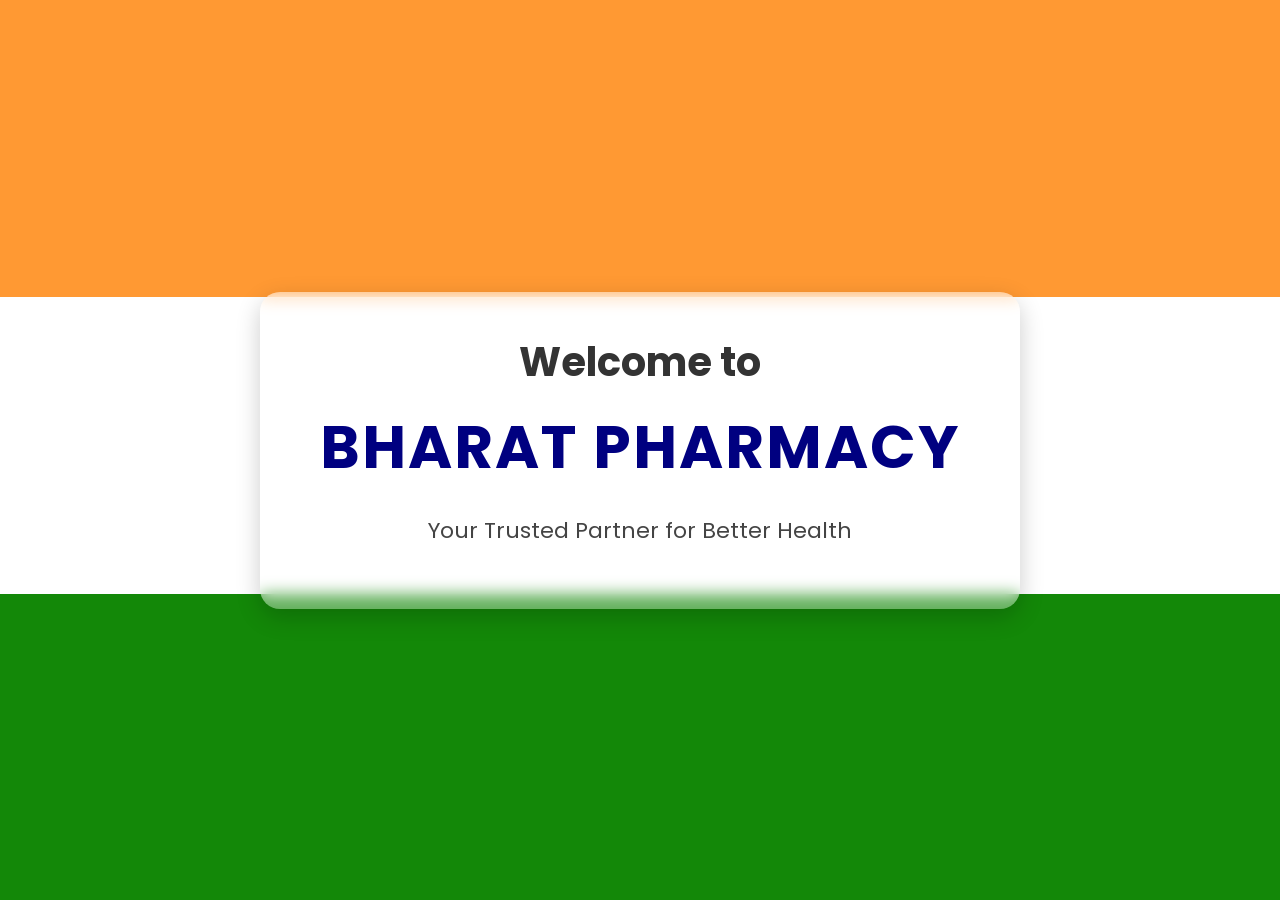
<file: index.html>
<!DOCTYPE html>
<html lang="en">
<head>
    <meta charset="UTF-8">
    <meta name="viewport" content="width=device-width, initial-scale=1.0">
    <title>Bharat Pharmacy</title>
<link rel="preconnect" href="https://fonts.googleapis.com">
<link rel="preconnect" href="https://fonts.gstatic.com" crossorigin>
<link href="https://fonts.googleapis.com/css2?family=Poppins:wght@300;500;700&display=swap" rel="stylesheet">
    <link rel="stylesheet" href="style.css">
</head>
<body>

    <div class="welcome-container">
        <h1>Welcome to</h1>
        <h2>Bharat Pharmacy</h2>
        <p>Your Trusted Partner for Better Health</p>
    </div>

    <script src="script.js"></script>
</body>
</html>
</file>
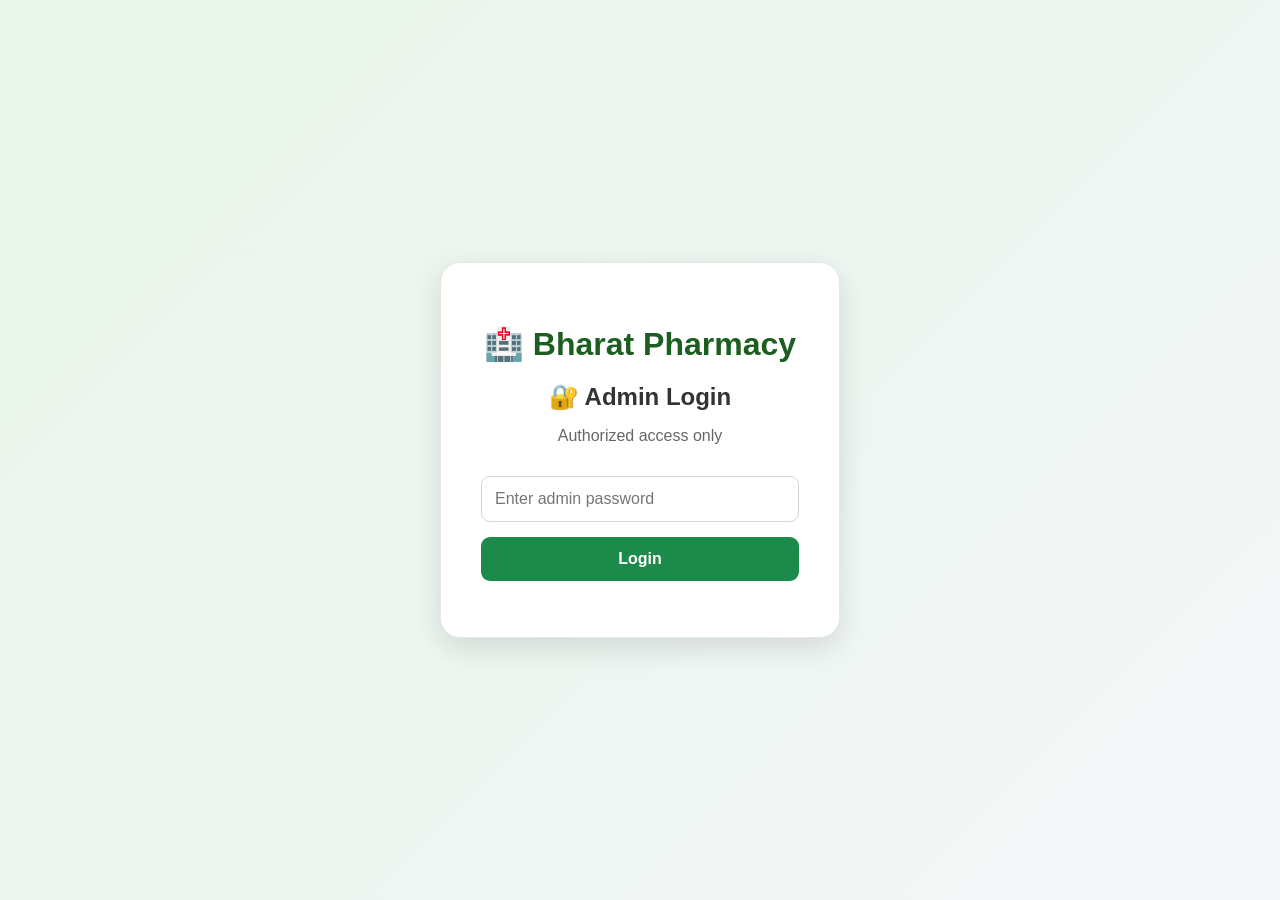
<file: admin-login.html>
<!DOCTYPE html>
<html lang="en">

<head>
    <meta charset="UTF-8">
    <meta name="viewport" content="width=device-width, initial-scale=1.0">
    <title>Bharat Pharmacy - Admin Login</title>
    <link rel="stylesheet" href="admin-login.css">
</head>

<body>

    <div class="admin-login-box">

        <h1>🏥 Bharat Pharmacy</h1>

        <h2>🔐 Admin Login</h2>

        <p>Authorized access only</p>

        <input
            type="password"
            id="admin-password"
            placeholder="Enter admin password"
        >

        <button onclick="adminLogin()">
            Login
        </button>

        <p id="login-message"></p>

    </div>

    <script src="admin-login.js"></script>

</body>

</html>
</file>
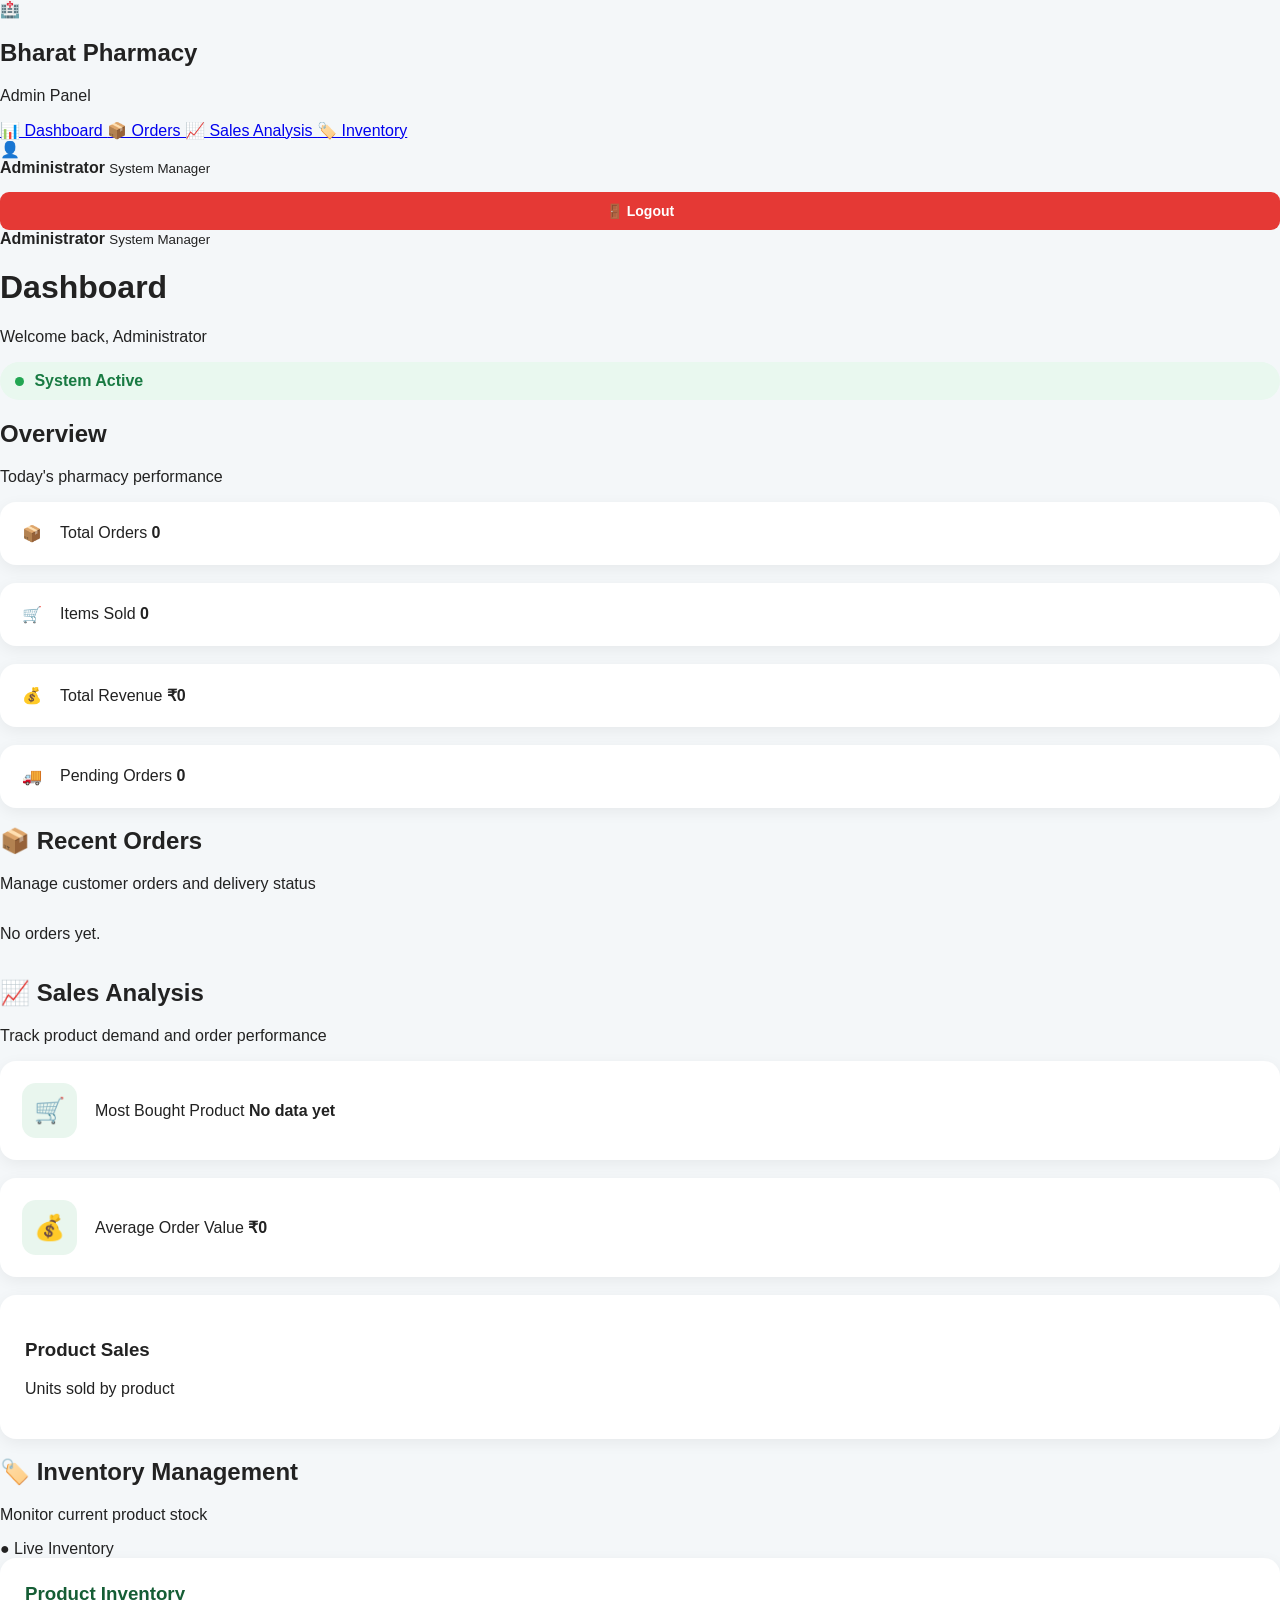
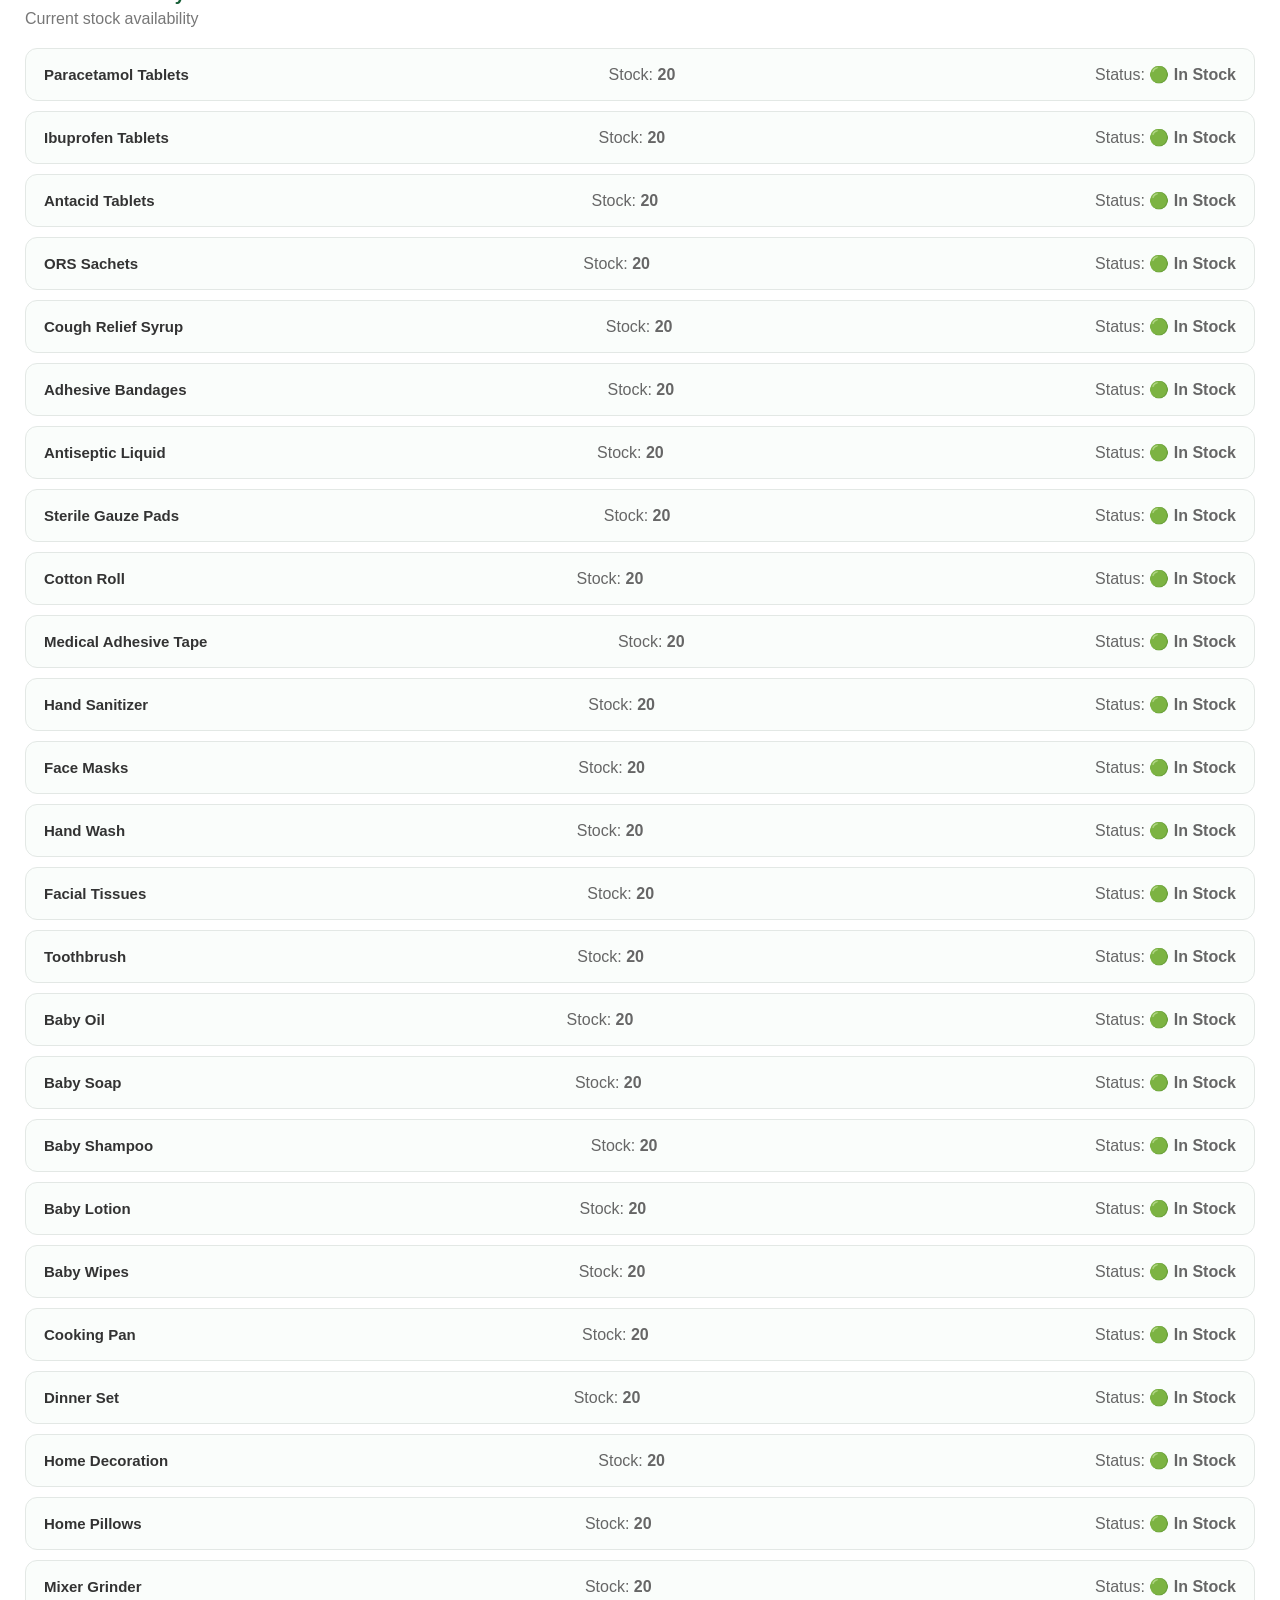
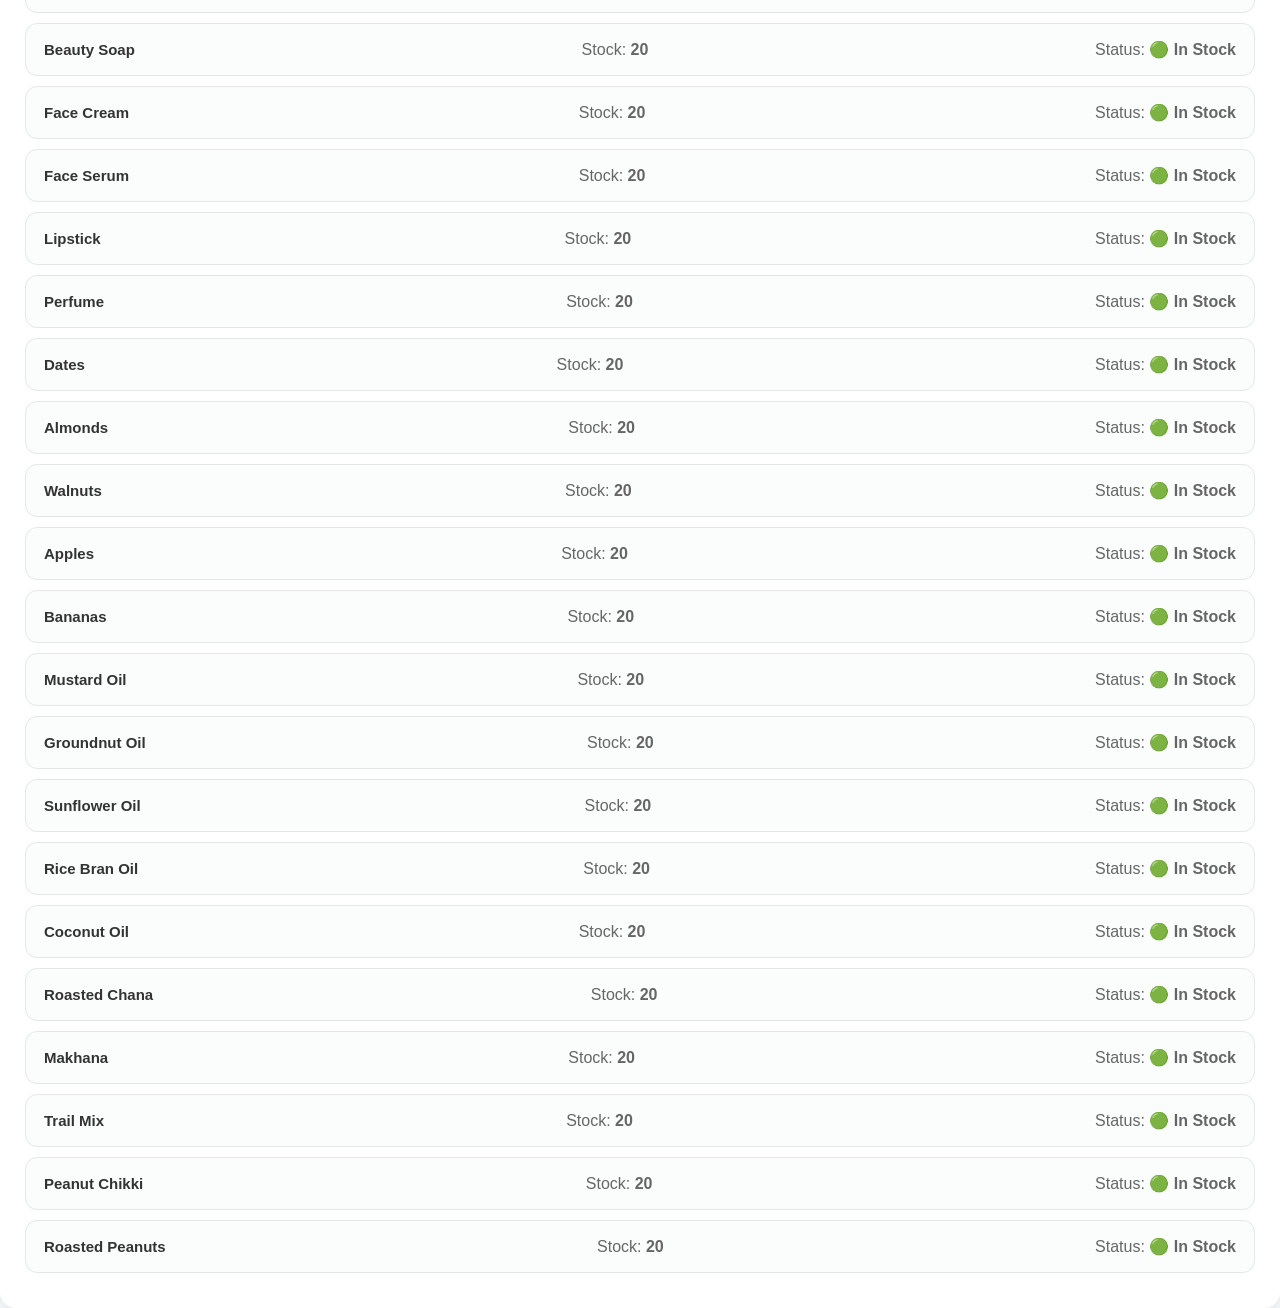
<file: admin.html>
<!DOCTYPE html>
<html lang="en">

<head>
    <meta charset="UTF-8">
    <meta name="viewport" content="width=device-width, initial-scale=1.0">

    <title>Bharat Pharmacy - Admin Dashboard</title>

    <link rel="stylesheet" href="admin.css">
</head>

<body>

    <div class="admin-layout">

        <!-- SIDEBAR -->
        <aside class="sidebar">

            <div class="sidebar-logo">
                <div class="logo-icon">🏥</div>

                <div>
                    <h2>Bharat Pharmacy</h2>
                    <p>Admin Panel</p>
                </div>
            </div>

            <nav class="sidebar-nav">

                <a href="#dashboard" class="active">
                    📊 Dashboard
                </a>

                <a href="#orders">
                    📦 Orders
                </a>

                <a href="#sales">
                    📈 Sales Analysis
                </a>

                <a href="#inventory">
                    🏷️ Inventory
                </a>

            </nav>

<div class="sidebar-bottom">

    <div class="admin-profile">

        <div class="profile-icon">👤</div>

        <div>
            <strong>Administrator</strong>
            <small>System Manager</small>
        </div>

    </div>

    <button class="logout-btn" onclick="adminLogout()">
        🚪 Logout
    </button>

</div>
                    <div>
                        
                        <strong>Administrator</strong>
                        <small>System Manager</small>
                    </div>
                </div>

            </div>

        </aside>


        <!-- MAIN CONTENT -->
        <main class="main-content">


            <!-- TOP BAR -->
            <header class="topbar">

                <div>
                    <h1>Dashboard</h1>
                    <p>Welcome back, Administrator</p>
                </div>

                <div class="system-status">
                    <span></span>
                    System Active
                </div>

            </header>


            <!-- DASHBOARD -->
            <section id="dashboard">

                <div class="section-title">

                    <div>
                        <h2>Overview</h2>
                        <p>Today's pharmacy performance</p>
                    </div>

                </div>


                <!-- STAT CARDS -->
                <div class="dashboard-cards">


                    <div class="dashboard-card">

                        <div class="stat-icon">📦</div>

                        <div>
                            <span>Total Orders</span>
                            <strong id="total-orders">0</strong>
                        </div>

                    </div>


                    <div class="dashboard-card">

                        <div class="stat-icon">🛒</div>

                        <div>
                            <span>Items Sold</span>
                            <strong id="total-items">0</strong>
                        </div>

                    </div>


                    <div class="dashboard-card">

                        <div class="stat-icon">💰</div>

                        <div>
                            <span>Total Revenue</span>
                            <strong id="total-revenue">₹0</strong>
                        </div>

                    </div>


                    <div class="dashboard-card">

                        <div class="stat-icon">🚚</div>

                        <div>
                            <span>Pending Orders</span>
                            <strong id="pending-orders">0</strong>
                        </div>

                    </div>

                </div>

            </section>


            <!-- ORDERS -->
            <section id="orders" class="content-section">

                <div class="section-title">

                    <div>
                        <h2>📦 Recent Orders</h2>
                        <p>Manage customer orders and delivery status</p>
                    </div>

                </div>

                <div id="orders-list">
                    <p>No orders yet.</p>
                </div>

            </section>


            <!-- SALES -->
            <section id="sales" class="content-section">
<div class="section-title">

                    <div>
                        <h2>📈 Sales Analysis</h2>
                        <p>Track product demand and order performance</p>
                    </div>

                </div>


                <div class="analysis-section">


                    <div class="analysis-card">

                        <div class="analysis-icon">
                            🛒
                        </div>

                        <div>
                            <span>Most Bought Product</span>
                            <strong id="top-product">
                                No data yet
                            </strong>
                        </div>

                    </div>


                    <div class="analysis-card">

                        <div class="analysis-icon">
                            💰
                        </div>

                        <div>
                            <span>Average Order Value</span>
                            <strong id="average-order">
                                ₹0
                            </strong>
                        </div>

                    </div>

                </div>


                <div class="sales-chart">

                    <div class="chart-title">
                        <h3>Product Sales</h3>
                        <p>Units sold by product</p>
                    </div>

                    <div id="sales-chart"></div>

                </div>

            </section>


            <!-- INVENTORY -->
            <section id="inventory" class="content-section">

                <div class="section-title">

                    <div>
                        <h2>🏷️ Inventory Management</h2>
                        <p>Monitor current product stock</p>
                    </div>

                    <div class="inventory-live">
                        ● Live Inventory
                    </div>

                </div>


                <div class="inventory-card">

                    <div class="inventory-header">

                        <div>
                            <h3>Product Inventory</h3>
                            <p>Current stock availability</p>
                        </div>

                    </div>


                    <div id="inventory-list">

                        <p>Loading inventory...</p>

                    </div>

                </div>

            </section>


        </main>

    </div>


    <script src="products-data.js"></script>
    <script src="admin.js"></script>

</body>

</html>
</file>
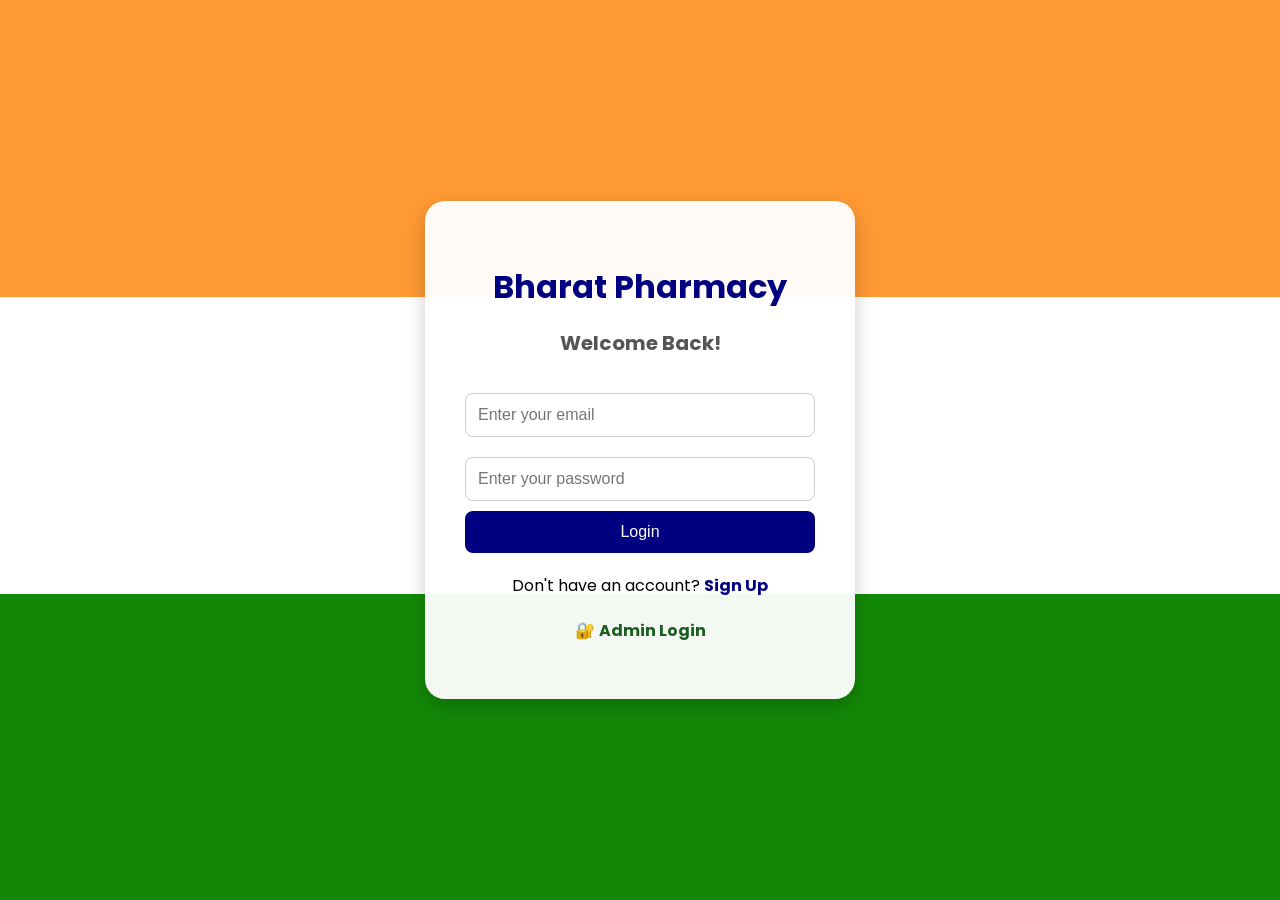
<file: login.html>
<!DOCTYPE html>
<html lang="en">
<head>
    <meta charset="UTF-8">
    <meta name="viewport" content="width=device-width, initial-scale=1.0">
    <title>Login - Bharat Pharmacy</title>

    <link rel="preconnect" href="https://fonts.googleapis.com">
    <link rel="preconnect" href="https://fonts.gstatic.com" crossorigin>
    <link href="https://fonts.googleapis.com/css2?family=Poppins:wght@300;500;700&display=swap" rel="stylesheet">

    <link rel="stylesheet" href="login.css">
</head>
<body>

    <div class="login-box">
        <h1>Bharat Pharmacy</h1>
        <h2>Welcome Back!</h2>

      <input type="email" id="loginEmail" placeholder="Enter your email">
<input type="password" id="loginPassword" placeholder="Enter your password">

      <button onclick="loginUser()">Login</button>

      <p>Don't have an account? <a href="signup.html">Sign Up</a></p>
      <p class="admin-link">
    🔐 <a href="admin-login.html">Admin Login</a>
</p>
      <script>
function loginUser() {
   let email = document.getElementById("loginEmail").value.trim().toLowerCase();
let password = document.getElementById("loginPassword").value;

    let savedEmail = localStorage.getItem("userEmail");
    let savedPassword = localStorage.getItem("userPassword");

    if (savedEmail === null || savedPassword === null) {
        alert("No account found. Please Sign Up first.");
        return;
    }

    if (email === savedEmail && password === savedPassword) {
        window.location.href = "products.html";
    } else {
        alert("Incorrect email or password.");
    }
}
</script>

</body>
</html>
</file>
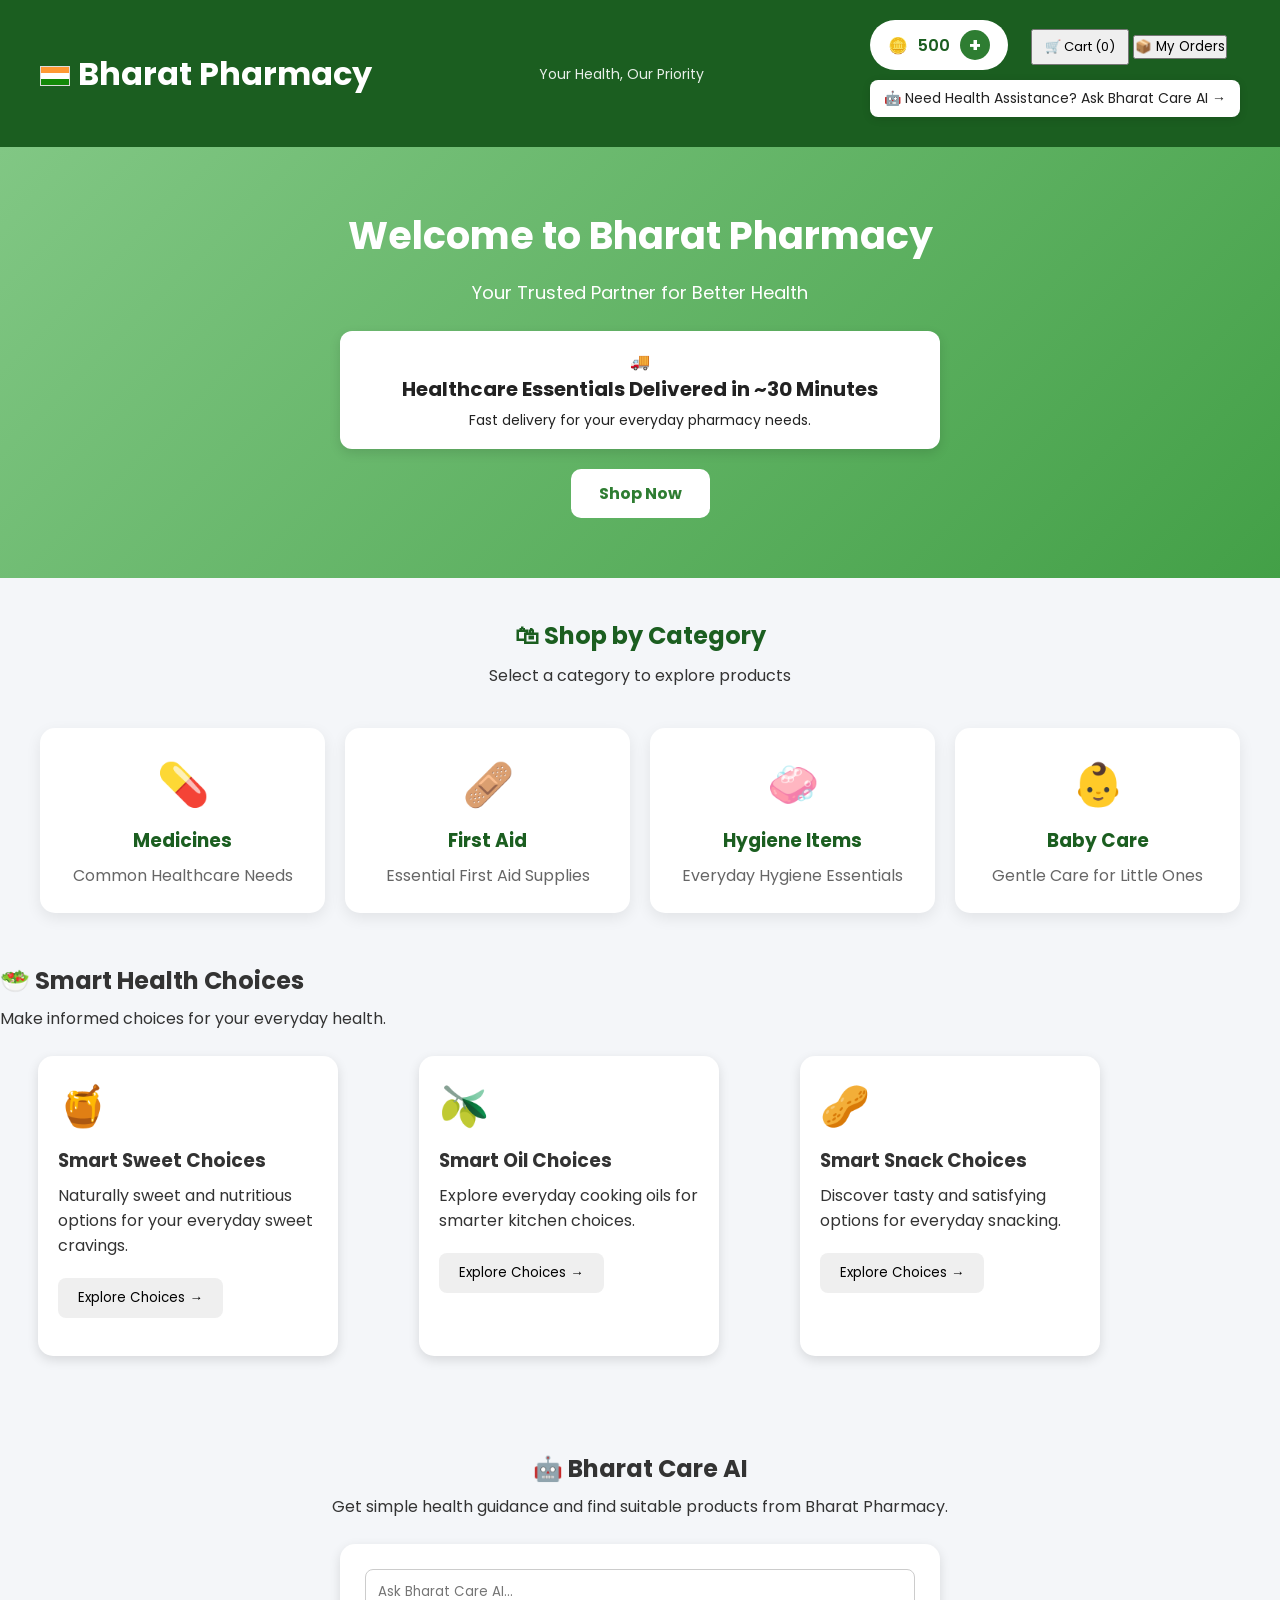
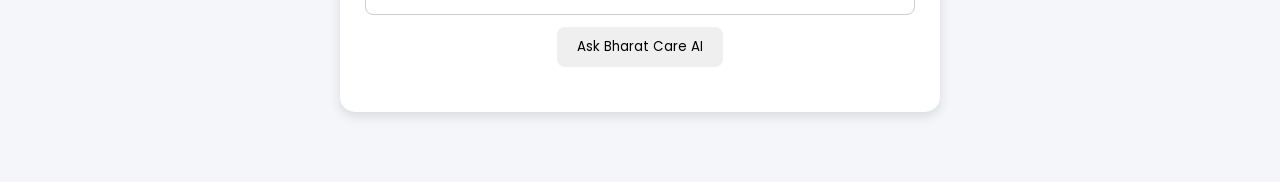
<file: products.html>
<!DOCTYPE html>
<html lang="en">

<head>
    <meta charset="UTF-8">
    <meta name="viewport" content="width=device-width, initial-scale=1.0">
    <title>Bharat Pharmacy</title>

    <link rel="preconnect" href="https://fonts.googleapis.com">
    <link rel="preconnect" href="https://fonts.gstatic.com" crossorigin>

    <link href="https://fonts.googleapis.com/css2?family=Poppins:wght@300;400;500;600;700&display=swap" rel="stylesheet">

    <link rel="stylesheet" href="products.css">
</head>

<body>

<header>

    <h1><span class="india-flag"></span>Bharat Pharmacy</h1>
<p class="tagline">Your Health, Our Priority</p>

   <div class="header-actions">

    <div class="coins">
        🪙 <span id="coinCount">500</span>
        <button onclick="addCoins()">+</button>
    </div>

    <button class="cart-btn" onclick="openCart()">
        🛒 Cart (<span id="cartCount">0</span>)
    </button>
    <button class="orders-btn" onclick="openMyOrders()">
    📦 My Orders
</button>
    <div class="ai-shortcut" onclick="document.querySelector('.bharat-care-section').scrollIntoView({ behavior: 'smooth' });">
    🤖 Need Health Assistance? Ask Bharat Care AI →
</div>

</div>

</header>

<section class="hero">
    <h2>Welcome to Bharat Pharmacy</h2>
    <p>Your Trusted Partner for Better Health</p>

    <div class="delivery-banner">
        🚚
        <strong>Healthcare Essentials Delivered in ~30 Minutes</strong>
        <span>Fast delivery for your everyday pharmacy needs.</span>
    </div>

    <button onclick="document.querySelector('.category-title').scrollIntoView({ behavior: 'smooth' });">
    Shop Now
</button>
</section>

<section class="category-title">

    <h2>🛍 Shop by Category</h2>

    <p>Select a category to explore products</p>

</section>

<div class="categories">

    <div class="category-card" onclick="showProducts('Medicines')">
    <div class="icon">💊</div>
    <h3>Medicines</h3>
    <p>Common Healthcare Needs</p>
</div>

    <div class="category-card" onclick="showProducts('First Aid')">
    <div class="icon">🩹</div>
    <h3>First Aid</h3>
    <p>Essential First Aid Supplies</p>
</div>

<div class="category-card" onclick="showProducts('Hygiene Items')">
    <div class="icon">🧼</div>
    <h3>Hygiene Items</h3>
    <p>Everyday Hygiene Essentials</p>
</div>

   <div class="category-card" onclick="showProducts('Baby Care')">
    <div class="icon">👶</div>
    <h3>Baby Care</h3>
    <p>Gentle Care for Little Ones</p>
</div>

</div>
<section class="smart-health-section">
    <h2>🥗 Smart Health Choices</h2>
    <p>Make informed choices for your everyday health.</p>

   <div class="smart-health-card">
        <div class="icon">🍯</div>
        <h3>Smart Sweet Choices</h3>
        <p>Naturally sweet and nutritious options for your everyday sweet cravings.</p>
        <button onclick="showProducts('Smart Sweet Choices')">
            Explore Choices →
        </button>
    </div>

    <div class="smart-health-card">
        <div class="icon">🫒</div>
        <h3>Smart Oil Choices</h3>
        <p>Explore everyday cooking oils for smarter kitchen choices.</p>
        <button onclick="showProducts('Smart Oil Choices')">
            Explore Choices →
        </button>
    </div>
    <div class="smart-health-card">
    <div class="icon">🥜</div>
    <h3>Smart Snack Choices</h3>
    <p>Discover tasty and satisfying options for everyday snacking.</p>
    <button onclick="showProducts('Smart Snack Choices')">
        Explore Choices →
    </button>
</div>
</section>

<section class="bharat-care-section">
    <h2>🤖 Bharat Care AI</h2>
    <p>Get simple health guidance and find suitable products from Bharat Pharmacy.</p>

    <div class="bharat-care-box">
        <input
            type="text"
            id="ai-question"
            placeholder="Ask Bharat Care AI..."
        >

        <button onclick="askBharatCare()">
            Ask Bharat Care AI
        </button>

        <div id="ai-response"></div>
    </div>
</section>

<section class="category-page" id="grocery-page">

    <button class="back-btn" onclick="goBack()">
        ← Back to Categories
    </button>

    <h2>🥦 Fresh Grocery Collection</h2>

    <p>Daily essentials delivered with quality</p>

    <div class="search-section">

        <input
            type="text"
            id="searchBox"
            placeholder="Search Grocery Products..."
            onkeyup="searchProducts()">

    </div>

    <div class="products" id="product-list">
        </div>

</section>
<section class="cart-page" id="cart-page" style="display: none;">

    <button class="back-btn" onclick="closeCart()">
        ← Back to Shopping
    </button>

    <h2>🛒 Your Grocery Cart</h2>

    <div id="cart-items">
    </div>

    <div class="cart-summary">
        <button onclick="proceedToCheckout()" class="checkout-btn">
            Proceed to Checkout
        </button>

    </div>

</section>
<section class="checkout-page" id="checkout-page" style="display: none;">

    <button class="back-btn" onclick="backToCart()">
        ← Back to Cart
    </button>

    <h2>📦 Checkout</h2>

    <div class="checkout-container">

        <div class="customer-details">

            <h3>Delivery Details</h3>

            <label>Full Name</label>
            <input type="text" id="customerName" placeholder="Enter your name">

            <label>Mobile Number</label>
            <input type="tel" id="customerPhone" placeholder="Enter mobile number">

            <label>Address</label>
            <textarea id="customerAddress" placeholder="Enter your full address"></textarea>

            <label>City</label>
            <input type="text" id="customerCity" placeholder="Enter city">

            <label>State</label>
            <input type="text" id="customerState" placeholder="Enter state">

            <label>Pincode</label>
            <input type="text" id="customerPincode" placeholder="Enter pincode">

        </div>

        <div class="checkout-summary">

            <h3>Order Summary</h3>

            <div id="checkout-items">
</div>
<section class="ludo-section">
    <h2>🎮 Play & Get a Discount</h2>
    <p>Play our mini Ludo challenge and earn a discount on your order!</p>

    <div class="ludo-card">
        <h3>🎲 Ludo Discount Challenge</h3>

        <p>Roll the dice and reach the target score within 3 chances.</p>

        <button onclick="startLudo()">
            Play Now 🎮
        </button>

        <div id="ludo-game" style="display: none;">
            <div id="ludo-board">
    <div class="ludo-path">
       <span>🏠</span>
<span id="ludo-cell-1">⬜</span>
<span id="ludo-cell-2">⬜</span>
<span id="ludo-cell-3">⬜</span>
<span id="ludo-cell-4">⬜</span>
<span id="ludo-cell-5">⬜</span>
<span>🏆</span>
    </div>
</div>
           <p>🎯 Target Score: <strong>12</strong></p>
<p>Chances Left: <strong id="ludo-chances">3</strong></p>
<p>Score: <strong id="ludo-score">0</strong></p>

            <div id="ludo-dice">⚀</div>

<button onclick="rollLudoDice()">
    Roll Dice 🎲
</button>

            <div id="ludo-result"></div>
        </div>
    </div>
</section>
<div class="checkout-price-summary">
    <p>
        Subtotal:
        🪙 <span id="checkout-subtotal">0</span> Coins
    </p>

    <p>
        Ludo Discount:
        <strong>-🪙 <span id="checkout-discount">0</span> Coins</strong>
    </p>

    <h3>
        Final Total:
        🪙 <span id="checkout-total">0</span> Coins
    </h3>
</div>
<div class="delivery-estimate">
    <h3>🚚 Estimated Delivery</h3>
    <p><strong>Approximately 30 minutes</strong></p>
    <p>
        Your location is estimated to be around 30 minutes
        from our pharmacy based on the current delivery distance.
    </p>

    <p class="delivery-warning">
        ⚠️ <strong>Important:</strong> This is an estimated delivery time,
        not an exact guarantee. Actual delivery time may vary depending
        on traffic, road conditions, driver availability, vehicle speed,
        weather, and other circumstances.
    </p>
</div>

<hr>
            <button class="place-order-btn" onclick="placeOrder()">
                Place Order
            </button>

        </div>

    </div>

</section>
<section class="success-page" id="success-page" style="display: none;">

    <div class="success-box">

        <div class="success-icon">✓</div>

        <h2>Order Placed Successfully!</h2>

        <p>Thank you for shopping at Bharat Pharmacy.</p>

        <div class="order-info">

            <p>
                <strong>Order ID:</strong>
                <span id="success-order-id"></span>
            </p>

            <p>
                <strong>Total:</strong>
                🪙 <span id="success-order-total"></span>
                Coins
            </p>

        </div>

        <button onclick="continueShopping()">
            Continue Shopping
        </button>
        <button onclick="trackCurrentOrder()">
    🚚 Track My Order
</button>

   </div>
</section>

<section class="my-orders-page" id="my-orders-page" style="display: none;">

    <div class="my-orders-box">

        <h2>📦 My Orders</h2>

        <div id="my-orders-list">
            <p>No orders found.</p>
        </div>

        <button onclick="closeMyOrders()">
            Continue Shopping
        </button>

    </div>

</section>

<section class="tracking-page" id="tracking-page" style="display: none;">

    <div class="tracking-box">

        <h2>🚚 Track Your Order</h2>

        <p><strong>Order ID:</strong> <span id="tracking-order-id"></span></p>

        <div class="tracking-status">

            <div class="tracking-step" id="track-processing">
                <span>✓</span>
                <p>Order Processing</p>
            </div>

            <div class="tracking-line"></div>

            <div class="tracking-step" id="track-confirmed">
                <span>✓</span>
                <p>Order Confirmed</p>
            </div>

            <div class="tracking-line"></div>

            <div class="tracking-step" id="track-packed">
                <span>✓</span>
                <p>Packed</p>
            </div>

            <div class="tracking-line"></div>

            <div class="tracking-step" id="track-delivery">
                <span>🚚</span>
                <p>Out for Delivery</p>
            </div>

            <div class="tracking-line"></div>

            <div class="tracking-step" id="track-delivered">
                <span>✓</span>
                <p>Delivered</p>
            </div>

        </div>

        <p id="tracking-message"></p>

        <button onclick="continueShopping()">
            Continue Shopping
        </button>

    </div>

</section>
<script src="products-data.js"></script>
<script src="products.js"></script>

</body>
</html>
</file>
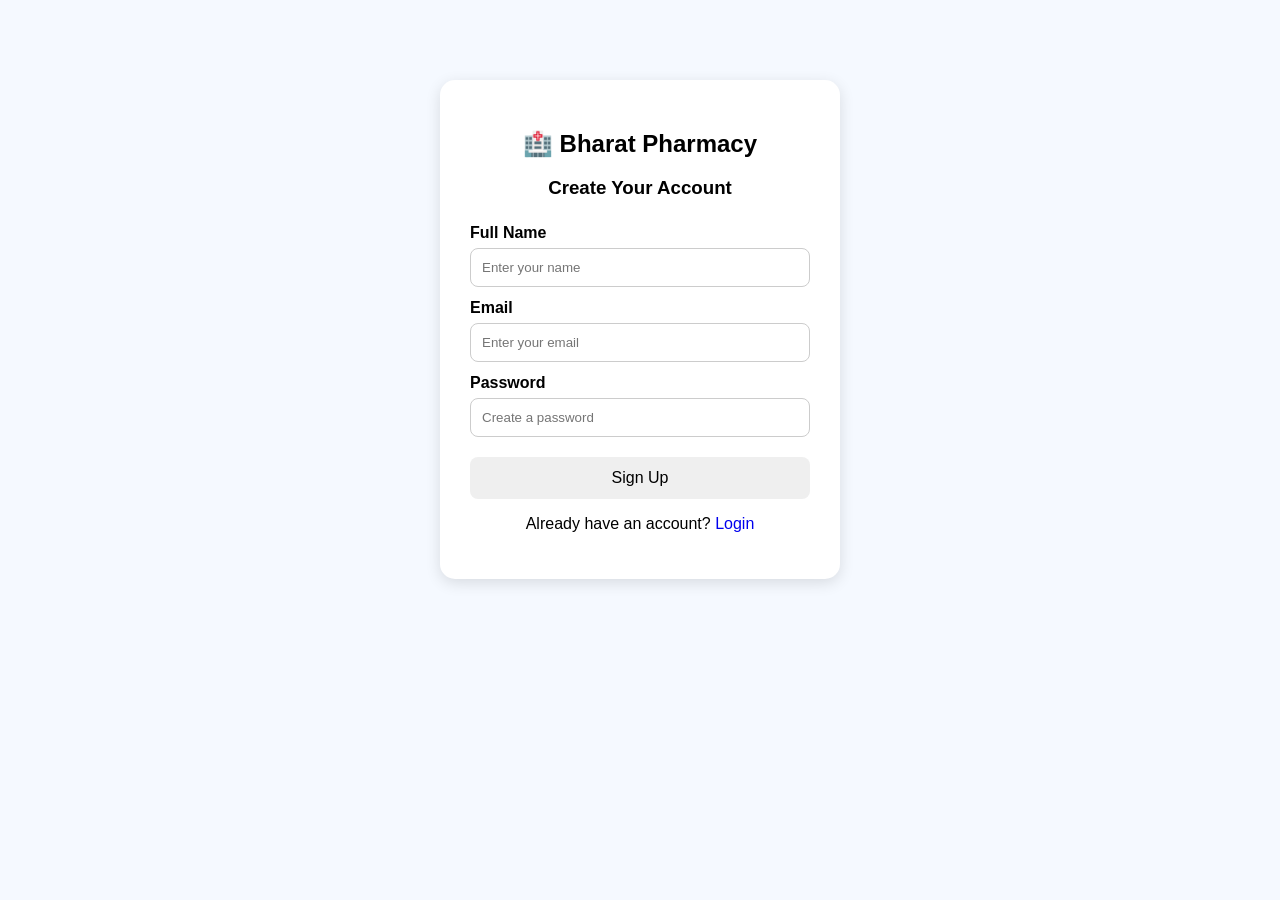
<file: signup.html>
<!DOCTYPE html>
<html lang="en">
<head>
    <meta charset="UTF-8">
    <meta name="viewport" content="width=device-width, initial-scale=1.0">
    <title>Bharat Pharmacy - Sign Up</title>
    <link rel="stylesheet" href="signup.css">
</head>

<body>

    <div class="signup-container">
        <h2>🏥 Bharat Pharmacy</h2>
        <h3>Create Your Account</h3>

        <form>
            <label>Full Name</label>
            <input type="text" id="signupName" placeholder="Enter your name">

            <label>Email</label>
            <input type="email" id="signupEmail" placeholder="Enter your email">

            <label>Password</label>
            <input type="password" id="signupPassword" placeholder="Create a password">

            <button type="button" onclick="createAccount()">
                Sign Up
            </button>
        </form>

        <p>Already have an account? <a href="login.html">Login</a></p>
    </div>

    <script>
        function createAccount() {
            let name = document.getElementById("signupName").value;
         let email = document.getElementById("signupEmail").value;
            let password = document.getElementById("signupPassword").value;

            if (name === "" || email === "" || password === "") {
                alert("Please fill all details.");
                return;
            }

            localStorage.setItem("userName", name);
            localStorage.setItem("userEmail", email);
            localStorage.setItem("userPassword", password);

            alert("Account created successfully!");
            window.location.href = "login.html";
        }
    </script>

</body>
</html>
</file>
<file: style.css>
body {
    margin: 0;
    padding: 0;
    height: 100vh;
   font-family: 'Poppins', sans-serif;

    background: linear-gradient(
        to bottom,
        #FF9933 0%,
        #FF9933 33%,
        #FFFFFF 33%,
        #FFFFFF 66%,
        #138808 66%,
        #138808 100%
    );

    display: flex;
    justify-content: center;
    align-items: center;
}

.welcome-container {
    text-align: center;
    background: rgba(255, 255, 255, 0.35);
    padding: 40px 60px;
    border-radius: 20px;
    backdrop-filter: blur(8px);
    box-shadow: 0 8px 25px rgba(0, 0, 0, 0.2);
    opacity: 0;
animation: fadeIn 2s ease-in-out forwards;
}

.welcome-container h1 {
    font-size: 40px;
    margin: 0;
    color: #333;
}

.welcome-container h2 {
    font-size: 60px;
    margin: 10px 0;
    color: #000080;
    letter-spacing: 2px;
    text-transform: uppercase;
font-weight: 700;
}

.welcome-container p {
    font-size: 22px;
    color: #444;
}
@keyframes fadeIn {
    from {
        opacity: 0;
        transform: translateY(20px);
    }

    to {
        opacity: 1;
        transform: translateY(0);
    }
}
</file>
<file: admin-login.css>
* {
    box-sizing: border-box;
}

body {
    margin: 0;
    min-height: 100vh;
    display: flex;
    justify-content: center;
    align-items: center;
    font-family: Arial, sans-serif;
    background: linear-gradient(135deg, #e8f5e9, #f4f7f9);
}

.admin-login-box {
    width: 90%;
    max-width: 400px;
    background: white;
    padding: 40px;
    border-radius: 20px;
    text-align: center;
    box-shadow: 0 10px 30px rgba(0,0,0,0.12);
    border: 1px solid #e2e8e4;
}

.admin-login-box h1 {
    color: #1b5e20;
    margin-bottom: 10px;
}

.admin-login-box h2 {
    color: #333;
    margin-bottom: 5px;
}

.admin-login-box p {
    color: #666;
}

.admin-login-box input {
    width: 100%;
    padding: 13px;
    margin: 15px 0;
    border: 1px solid #cfd8d3;
    border-radius: 9px;
    font-size: 16px;
    outline: none;
    transition: 0.2s;
}

.admin-login-box input:focus {
    border-color: #1b8a4b;
    box-shadow: 0 0 0 3px rgba(27, 138, 75, 0.12);
}

.admin-login-box button {
    width: 100%;
    padding: 13px;
    border: none;
    border-radius: 9px;
    background: #1b8a4b;
    color: white;
    font-size: 16px;
    font-weight: bold;
    cursor: pointer;
    transition: 0.2s;
}

.admin-login-box button:hover {
    background: #146c3a;
    transform: translateY(-1px);
}

.admin-login-box button:hover {
    background: #1b5e20;
}

#login-message {
    margin-top: 15px;
    font-weight: bold;
}
</file>
<file: admin.css>
* {
    box-sizing: border-box;
}

body {
    margin: 0;
    font-family: Arial, sans-serif;
    background: #f4f7f9;
    color: #222;
}


/* =========================
   HEADER
========================= */

.admin-header {
    background: linear-gradient(135deg, #0d5c2e, #1b8a4b);
    color: white;
    padding: 25px 40px;
    display: flex;
    justify-content: space-between;
    align-items: center;
    box-shadow: 0 4px 15px rgba(0, 0, 0, 0.15);
}

.admin-header h1 {
    margin: 0;
    font-size: 28px;
}

.admin-header p {
    margin: 5px 0 0;
    opacity: 0.9;
}

.admin-badge {
    background: rgba(255, 255, 255, 0.15);
    border: 1px solid rgba(255, 255, 255, 0.3);
    padding: 10px 16px;
    border-radius: 20px;
    font-weight: bold;
}


/* =========================
   MAIN CONTAINER
========================= */

.admin-container {
    max-width: 1250px;
    margin: auto;
    padding: 30px 20px 60px;
}


/* =========================
   WELCOME
========================= */

.welcome-section {
    background: white;
    padding: 25px 30px;
    border-radius: 16px;
    margin-bottom: 30px;
    display: flex;
    justify-content: space-between;
    align-items: center;
    box-shadow: 0 4px 15px rgba(0, 0, 0, 0.06);
}

.welcome-section h2 {
    margin: 0;
    color: #155d35;
}

.welcome-section p {
    margin: 7px 0 0;
    color: #777;
}

.system-status {
    color: #187a42;
    font-weight: bold;
    background: #e9f8ef;
    padding: 10px 15px;
    border-radius: 20px;
}

.system-status span {
    display: inline-block;
    width: 9px;
    height: 9px;
    background: #22a652;
    border-radius: 50%;
    margin-right: 6px;
}


/* =========================
   SECTION HEADINGS
========================= */

.admin-section {
    margin-top: 35px;
}

.section-heading {
    margin-bottom: 18px;
}

.section-heading h2 {
    margin: 0;
    color: #155d35;
    font-size: 22px;
}

.section-heading p {
    margin: 5px 0 0;
    color: #777;
}


/* =========================
   DASHBOARD CARDS
========================= */

.dashboard-cards {
    display: grid;
    grid-template-columns: repeat(4, 1fr);
    gap: 18px;
}

.dashboard-card {
    background: white;
    padding: 22px;
    border-radius: 16px;
    display: flex;
    align-items: center;
    gap: 18px;
    box-shadow: 0 4px 15px rgba(0, 0, 0, 0.06);
    transition: transform 0.2s, box-shadow 0.2s;
}

.dashboard-card:hover {
    transform: translateY(-3px);
    box-shadow: 0 8px 22px rgba(0, 0, 0, 0.1);
}

.card-icon {
    width: 55px;
    height: 55px;
    border-radius: 14px;
    display: flex;
    align-items: center;
    justify-content: center;
    font-size: 26px;
    background: #e9f6ee;
}

.dashboard-card h3 {
    margin: 0 0 7px;
    color: #777;
    font-size: 14px;
}

.dashboard-card p {
    margin: 0;
    color: #155d35;
    font-size: 27px;
    font-weight: bold;
}


/* =========================
   ORDERS
========================= */

#orders-list {
    display: grid;
    grid-template-columns: repeat(2, 1fr);
    gap: 18px;
}

.order-card {
    background: white;
    padding: 20px;
    border-radius: 14px;
    border: 1px solid #e4e9e6;
    border-left: 5px solid #1b8a4b;
    box-shadow: 0 3px 12px rgba(0, 0, 0, 0.05);
    transition: 0.2s;
}

.order-card:hover {
    transform: translateY(-2px);
    box-shadow: 0 6px 18px rgba(0, 0, 0, 0.09);
}

.order-card h3 {
    margin-top: 0;
    color: #155d35;
}

.order-card p {
    margin: 8px 0;
    color: #555;
}

.order-card button {
    margin-top: 12px;
    padding: 10px 16px;
    border: none;
    border-radius: 8px;
    background: #1b8a4b;
    color: white;
    font-weight: bold;
    cursor: pointer;
}

.order-card button:hover {
    background: #155d35;
}


/* =========================
   ANALYSIS
========================= */

.analysis-section {
    display: grid;
    grid-template-columns: repeat(2, 1fr);
    gap: 18px;
    margin-bottom: 18px;
}

.analysis-card {
    background: white;
    padding: 22px;
    border-radius: 16px;
    display: flex;
    align-items: center;
    gap: 18px;
    box-shadow: 0 4px 15px rgba(0, 0, 0, 0.06);
}
.analysis-icon {
    width: 55px;
    height: 55px;
    border-radius: 14px;
    background: #e9f6ee;
    display: flex;
    align-items: center;
    justify-content: center;
    font-size: 25px;
}

.analysis-card h3 {
    margin: 0 0 8px;
    color: #777;
    font-size: 14px;
}

.analysis-card p {
    margin: 0;
    color: #155d35;
    font-size: 23px;
    font-weight: bold;
}


/* =========================
   SALES CHART
========================= */

.sales-chart {
    background: white;
    margin-top: 18px;
    padding: 25px;
    border-radius: 16px;
    box-shadow: 0 4px 15px rgba(0, 0, 0, 0.06);
}

.chart-header h3 {
    margin: 0;
    color: #155d35;
}

.chart-header p {
    margin: 5px 0 20px;
    color: #777;
}

.sales-bar {
    margin: 18px 0;
}

.sales-bar strong {
    display: block;
    margin-bottom: 7px;
    color: #444;
}

.bar {
    background: #1b8a4b;
    color: white;
    padding: 9px 14px;
    border-radius: 7px;
    min-width: 45px;
    width: fit-content;
    text-align: center;
    font-weight: bold;
}


/* =========================
   INVENTORY
========================= */

.inventory-section {
    width: 100%;
}

.inventory-card {
    background: white;
    padding: 25px;
    border-radius: 16px;
    box-shadow: 0 4px 15px rgba(0, 0, 0, 0.06);
}

.inventory-header {
    display: flex;
    justify-content: space-between;
    align-items: center;
    margin-bottom: 20px;
}

.inventory-header h3 {
    margin: 0;
    color: #155d35;
}

.inventory-header p {
    margin: 5px 0 0;
    color: #777;
}

.inventory-status {
    color: #187a42;
    background: #e9f8ef;
    padding: 8px 13px;
    border-radius: 20px;
    font-size: 13px;
    font-weight: bold;
}

.inventory-item {
    padding: 16px 20px;
    margin-bottom: 10px;
    border: 1px solid #e2e8e4;
    border-radius: 12px;
    display: flex;
    justify-content: space-between;
    align-items: center;
    background: #ffffff;
    transition: 0.2s;
}

.inventory-item:hover {
    border-color: #2e7d32;
    box-shadow: 0 4px 12px rgba(0, 0, 0, 0.06);
    transform: translateY(-1px);
}

.inventory-item h3 {
    margin: 0;
    font-size: 15px;
    color: #333;
}

.inventory-item p {
    margin: 0;
    color: #666;
}

.inventory-item h3 {
    margin: 0;
    font-size: 15px;
    color: #333;
}

.inventory-item p {
    margin: 0;
    color: #666;
}


/* =========================
   MOBILE
========================= */

@media (max-width: 900px) {

    .dashboard-cards {
        grid-template-columns: repeat(2, 1fr);
    }

    #orders-list {
        grid-template-columns: 1fr;
    }

}


@media (max-width: 600px) {}
.sidebar {
        position: relative;
        width: 100%;
        height: auto;
    }
    .admin-header {
        padding: 20px;
        flex-direction: column;
        gap: 15px;
        text-align: center;
    }

    .admin-header h1 {
        font-size: 23px;
    }

    .admin-container {
        padding: 20px 15px 40px;
    }

    .welcome-section {
        flex-direction: column;
        align-items: flex-start;
        gap: 18px;
    }

    .dashboard-cards {
        grid-template-columns: 1fr;
    }

    .analysis-section {
        grid-template-columns: 1fr;
    }

    .inventory-item {
    padding: 16px 18px;
    margin-bottom: 10px;
    border: 1px solid #e3e8e5;
    border-radius: 12px;
    display: flex;
    justify-content: space-between;
    align-items: center;
    background: #fafdfb;
    transition: 0.2s;
}

.inventory-item:hover {
    border-color: #2e7d32;
    transform: translateX(3px);
}

.inventory-item h3 {
    margin: 0;
    font-size: 15px;
    color: #333;
}

.inventory-item p {
    margin: 0;
    color: #666;
}
.logout-btn {
    width: 100%;
    margin-top: 15px;
    padding: 11px;
    border: none;
    border-radius: 9px;
    background: #e53935;
    color: white;
    font-size: 14px;
    font-weight: bold;
    cursor: pointer;
}

.logout-btn:hover {
    background: #c62828;
}
</file>
<file: login.css>
body {
    margin: 0;
    padding: 0;
    font-family: 'Poppins', sans-serif;
 background: linear-gradient(
    to bottom,
    #FF9933 0%,
    #FF9933 33%,
    #FFFFFF 33%,
    #FFFFFF 66%,
    #138808 66%,
    #138808 100%
);
    height: 100vh;
    display: flex;
    justify-content: center;
    align-items: center;
}

.login-box {
    width: 350px;
    background: rgba(255, 255, 255, 0.95);
    padding: 40px;
    border-radius: 20px;
    text-align: center;
    box-shadow: 0 8px 20px rgba(0, 0, 0, 0.2);
}

.login-box h1 {
    color: #000080;
    margin-bottom: 5px;
}

.login-box h2 {
    color: #555;
    font-size: 20px;
    margin-bottom: 25px;
}

.login-box input {
    width: 100%;
    padding: 12px;
    margin: 10px 0;
    border: 1px solid #ccc;
    border-radius: 8px;
    font-size: 16px;
    box-sizing: border-box;
}

.login-box button {
    width: 100%;
    padding: 12px;
    background: #000080;
    color: white;
    border: none;
    border-radius: 8px;
    font-size: 16px;
    cursor: pointer;
}

.login-box button:hover {
    background: #002db3;
}

.login-box p {
    margin-top: 20px;
}

.login-box a {
    text-decoration: none;
    color: #000080;
    font-weight: bold;
}
.admin-link {
    margin-top: 20px;
}

.admin-link a {
    color: #1b5e20;
    font-weight: bold;
    text-decoration: none;
}

.admin-link a:hover {
    text-decoration: underline;
}
</file>
<file: products.css>
/* ---------- RESET ---------- */

*{
    margin:0;
    padding:0;
    box-sizing:border-box;
    font-family:'Poppins',sans-serif;
}

body{
    background:#f4f6f9;
    color:#333;
}

/* ---------- HEADER ---------- */

header{
    background:#1b5e20;
    color:white;
    display:flex;
    justify-content:space-between;
    align-items:center;
    padding:20px 40px;
    box-shadow:0 4px 10px rgba(0,0,0,0.15);
}

header h1{
    font-size:32px;
}

.coins{
    background:white;
    color:#1b5e20;
    padding:10px 18px;
    border-radius:30px;
    font-weight:600;
    display:inline-flex;
    align-items:center;
    gap:10px;
}

.coins button{
    width:30px;
    height:30px;
    border:none;
    border-radius:50%;
    background:#2e7d32;
    color:white;
    cursor:pointer;
    font-size:20px;
    font-weight:bold;
}

.coins button:hover{
    background:#1b5e20;
}

/* ---------- HERO ---------- */

.hero{
    background:linear-gradient(135deg,#81c784,#43a047);
    color:white;
    text-align:center;
    padding:60px 20px;
}

.hero h2{
    font-size:38px;
    margin-bottom:15px;
}

.hero p{
    font-size:18px;
    margin-bottom:25px;
}

.hero button{
    background:white;
    color:#2e7d32;
    border:none;
    padding:12px 28px;
    border-radius:10px;
    cursor:pointer;
    font-size:16px;
    font-weight:bold;
}

.hero button:hover{
    background:#f1f1f1;
}

/* ---------- CATEGORY TITLE ---------- */

.category-title{
    text-align:center;
    margin:40px 0 20px;
}

.category-title h2{
    color:#1b5e20;
    margin-bottom:10px;
}

/* ---------- CATEGORY GRID ---------- */

.categories{
    display:grid;
    grid-template-columns:repeat(auto-fit,minmax(180px,1fr));
    gap:20px;
    padding:20px 40px 50px;
}

.category-card{
    background:white;
    border-radius:15px;
    padding:25px;
    text-align:center;
    cursor:pointer;
    transition:.3s;
    box-shadow:0 5px 15px rgba(0,0,0,.08);
}

.category-card:hover{
    transform:translateY(-6px);
}

.category-card .icon{
    font-size:42px;
    margin-bottom:10px;
}

.category-card h3{
    margin-bottom:8px;
    color:#1b5e20;
}

.category-card p{
    color:#666;
}
/* ---------- GROCERY PAGE ---------- */

.category-page{
    display:none;
    background:linear-gradient(135deg,#dcedc8,#81c784);
    min-height:100vh;
    margin:20px;
    padding:30px;
    border-radius:20px;
    box-shadow:0 8px 20px rgba(0,0,0,.1);
}

.category-page h2{
    text-align:center;
    color:#1b5e20;
    margin-bottom:10px;
}

.category-page > p{
    text-align:center;
    color:#2e7d32;
    margin-bottom:25px;
}

.back-btn{
    background:#2e7d32;
    color:white;
    border:none;
    padding:10px 18px;
    border-radius:8px;
    cursor:pointer;
    margin-top:15px;
    margin-bottom:20px;
    font-weight:bold;
}

.back-btn:hover{
    background:#1b5e20;
}

/* ---------- SEARCH ---------- */

.search-section{
    text-align:center;
    margin-bottom:25px;
}

.search-section input{
    width:350px;
    max-width:90%;
    padding:12px;
    border:2px solid #4caf50;
    border-radius:10px;
    font-size:16px;
    outline:none;
}

/* ---------- PRODUCTS ---------- */

.products{
    display:grid;
    grid-template-columns:repeat(auto-fit,minmax(220px,1fr));
    gap:25px;
}

.card{
    background:white;
    border-radius:15px;
    padding:15px;
    text-align:center;
    box-shadow:0 5px 15px rgba(0,0,0,.1);
    transition:.3s;
}

.card:hover{
    transform:translateY(-5px);
}

.card img{
    width:100%;
    height:180px;
    object-fit: contain;
    border-radius:10px;
}

.card h3{
    margin:12px 0 8px;
    color:#222;
}

.card p{
    color:#555;
    margin:6px 0;
}

.card button{
    width:100%;
    margin-top:10px;
    padding:10px;
    border:none;
    border-radius:8px;
    background:#2e7d32;
    color:white;
    font-weight:bold;
    cursor:pointer;
}

.card button:hover{
    background:#1b5e20;
}

/* ---------- MOBILE ---------- */

@media(max-width:768px){

    header{
        flex-direction:column;
        gap:15px;
        text-align:center;
    }

    .hero h2{
        font-size:28px;
    }

    .categories{
        padding:20px;
    }

}
.tagline {
    font-size: 14px;
    margin: 2px 0 0;
    opacity: 0.9;
}
.india-flag {
    display: inline-block;
    width: 30px;
    height: 20px;
    margin-right: 8px;
    vertical-align: middle;
    background:
        linear-gradient(
            to bottom,
            #FF9933 0%,
            #FF9933 33.33%,
            #FFFFFF 33.33%,
            #FFFFFF 66.66%,
            #138808 66.66%,
            #138808 100%
        );
    border: 1px solid #ddd;
    position: relative;
}

.india-flag {
    display: inline-block;
    width: 30px;
    height: 20px;
    margin-right: 8px;
    vertical-align: middle;
    background:
        linear-gradient(
            to bottom,
            #FF9933 0%,
            #FF9933 33.33%,
            #FFFFFF 33.33%,
            #FFFFFF 66.66%,
            #138808 66.66%,
            #138808 100%
        );
    border: 1px solid #ddd;
}
-health-section {
    margin: 40px 20px;
    padding: 30px;
    border-radius: 15px;
    text-align: center;
}

.smart-health-section h2 {
    margin-bottom: 8px;
}

.smart-health-card {
    width: 28%;
    max-width: 300px;
    margin: 25px 3%;
    padding: 20px;
    display: inline-block;
    vertical-align: top;
    box-sizing: border-box;
    height: 300px;
    border-radius: 15px;
    background: white;
    box-shadow: 0 4px 12px rgba(0, 0, 0, 0.12);
}

.smart-health-card .icon {
    font-size: 40px;
    margin-bottom: 10px;
}

.smart-health-card h3 {
    margin-bottom: 8px;
}

.smart-health-card p {
    margin-bottom: 20px;
}

.smart-health-card button {
    padding: 10px 20px;
    border: none;
    border-radius: 8px;
    cursor: pointer;
}
.delivery-banner {
    max-width: 600px;
    margin: 20px auto;
    padding: 18px;
    border-radius: 12px;
    background: white;
    text-align: center;
    box-shadow: 0 4px 12px rgba(0, 0, 0, 0.12);
}

.delivery-banner strong {
    display: block;
    font-size: 20px;
    margin-bottom: 6px;
}

.delivery-banner span {
    display: block;
    font-size: 14px;
}
.delivery-banner {
    color: #222;
}

.delivery-banner strong,
.delivery-banner span {
    color: #222;
}
.delivery-estimate {
    margin: 20px 0;
    padding: 18px;
    border-radius: 12px;
    background: #f5f9ff;
    text-align: center;
}

.delivery-estimate h3 {
    margin-bottom: 8px;
}

.delivery-estimate p {
    margin: 6px 0;
}

.delivery-warning {
    font-size: 13px;
    margin-top: 12px !important;
}
.bharat-care-section {
    margin: 40px 20px;
    padding: 30px;
    text-align: center;
}

.bharat-care-section h2 {
    margin-bottom: 8px;
}

.bharat-care-box {
    max-width: 600px;
    margin: 25px auto 0;
    padding: 25px;
    border-radius: 15px;
    background: white;
    box-shadow: 0 4px 12px rgba(0, 0, 0, 0.12);
}

#ai-question {
    width: 100%;
    padding: 12px;
    border: 1px solid #ccc;
    border-radius: 8px;
    box-sizing: border-box;
    margin-bottom: 12px;
}

.bharat-care-box button {
    padding: 10px 20px;
    border: none;
    border-radius: 8px;
    cursor: pointer;
}

#ai-response {
    margin-top: 20px;
    text-align: left;
    line-height: 1.6;
}
#ludo-dice {
    font-size: 70px;
    margin: 20px auto;
    width: 90px;
    text-align: center;
    transition: transform 0.2s;
}

.dice-rolling {
    animation: diceRoll 0.8s ease-in-out;
}

@keyframes diceRoll {
    0% {
        transform: rotate(0deg) scale(1);
    }

    25% {
        transform: rotate(90deg) scale(1.2);
    }

    50% {
        transform: rotate(180deg) scale(0.9);
    }

    75% {
        transform: rotate(270deg) scale(1.2);
    }

    100% {
        transform: rotate(360deg) scale(1);
    }
}
#ludo-board {
    margin: 20px auto;
    max-width: 500px;
}

.ludo-path {
    display: flex;
    justify-content: center;
    align-items: center;
    gap: 6px;
    flex-wrap: wrap;
}

.ludo-path span {
    width: 45px;
    height: 45px;
    display: flex;
    justify-content: center;
    align-items: center;
    border: 2px solid #333;
    border-radius: 8px;
    background: #f5f5f5;
    font-size: 22px;
}

.ludo-path span:first-child {
    background: #ddd;
}

.ludo-path span:last-child {
    background: #fff;
}
.cart-btn {
    padding: 6px 12px;
    font-size: 13px;
    margin-left: 0.5cm;
     margin-top: 4px;
}
.ai-shortcut {
    margin: 10px auto;
    padding: 8px 14px;
    width: fit-content;
    font-size: 14px;
    border-radius: 8px;
    cursor: pointer;
    background: white;
    color: #222;
    box-shadow: 0 2px 8px rgba(0, 0, 0, 0.12);
}
.cart-item {
    display: flex;
    align-items: center;
    gap: 20px;
    margin: 15px auto;
    padding: 15px;
    max-width: 700px;
    background: white;
    border-radius: 15px;
    box-shadow: 0 4px 12px rgba(0, 0, 0, 0.12);
}

.cart-item img {
    width: 120px;
    height: 120px;
    object-fit: contain;
    border-radius: 10px;
    flex-shrink: 0;
}
.checkout-item {
    display: flex;
    align-items: center;
    gap: 20px;
    margin: 15px auto;
    padding: 15px;
    max-width: 700px;
    background: white;
    border-radius: 15px;
    box-shadow: 0 4px 12px rgba(0, 0, 0, 0.12);
}

.checkout-item img {
    width: 120px;
    height: 120px;
    object-fit: contain;
    border-radius: 10px;
    flex-shrink: 0;
}
.place-order-btn {
    display: block;
    width: 220px;
    margin: 25px auto;
    padding: 14px 20px;
    font-size: 17px;
    font-weight: bold;
    border: none;
    border-radius: 10px;
    cursor: pointer;
    background: #2e7d32;
    color: white;
}
.checkout-btn {
    display: block;
    width: 220px;
    margin: 25px auto;
    padding: 14px 20px;
    font-size: 17px;
    font-weight: bold;
    border: none;
    border-radius: 10px;
    cursor: pointer;
    background: #2e7d32;
    color: white;
}
.success-box {
    max-width: 650px;
    margin: 80px auto;
    padding: 45px 30px;
    text-align: center;
    background: white;
    border-radius: 18px;
    box-shadow: 0 5px 20px rgba(0, 0, 0, 0.12);
}

.success-icon {
    width: 75px;
    height: 75px;
    margin: 0 auto 20px;
    border-radius: 50%;
    background: #66bb6a;
    color: white;
    font-size: 50px;
    line-height: 75px;
    font-weight: bold;
}

.success-box h2 {
    font-size: 30px;
    margin-bottom: 12px;
}

.success-box > p {
    font-size: 18px;
}

.order-info {
    margin: 25px auto;
    font-size: 18px;
}

.success-box button {
    padding: 13px 25px;
    border: none;
    border-radius: 8px;
    background: #2e7d32;
    color: white;
    font-size: 16px;
    font-weight: bold;
    cursor: pointer;
}
.tracking-page {
    min-height: 70vh;
    padding: 40px 20px;
    background: #f4f7f9;
}

.tracking-box {
    max-width: 800px;
    margin: auto;
    background: white;
    padding: 35px;
    border-radius: 18px;
    box-shadow: 0 5px 20px rgba(0,0,0,0.1);
    text-align: center;
}

.tracking-box h2 {
    color: #1b5e20;
    margin-bottom: 25px;
}

.tracking-status {
    display: flex;
    align-items: center;
    justify-content: center;
    margin: 40px 0;
}

.tracking-step {
    display: flex;
    flex-direction: column;
    align-items: center;
    min-width: 100px;
}

.tracking-step span {
    width: 45px;
    height: 45px;
    border-radius: 50%;
    background: #ddd;
    color: #777;
    display: flex;
    align-items: center;
    justify-content: center;
    font-size: 20px;
    font-weight: bold;
}

.tracking-step.active span {
    background: #2e7d32;
    color: white;
}

.tracking-step p {
    margin-top: 10px;
    font-size: 14px;
    color: #777;
}

.tracking-step.active p {
    color: #1b5e20;
    font-weight: bold;
}

.tracking-line {
    width: 60px;
    height: 4px;
    background: #ddd;
    margin-bottom: 35px;
}

.tracking-box > button {
    padding: 12px 25px;
    border: none;
    border-radius: 8px;
    background: #2e7d32;
    color: white;
    font-weight: bold;
    cursor: pointer;
}

.tracking-box > button:hover {
    background: #1b5e20;
}

#tracking-message {
    font-size: 18px;
    font-weight: bold;
    color: #1b5e20;
    margin-bottom: 20px;
}

@media (max-width: 700px) {
    .tracking-status {
        flex-direction: column;
    }

    .tracking-line {
        width: 4px;
        height: 30px;
        margin: 0;
    }
}
.my-orders-page {
    display: none;
    min-height: 70vh;
    padding: 40px 20px;
    background: #f4f7f9;
}

.my-orders-box {
    max-width: 800px;
    margin: auto;
    background: white;
    padding: 30px;
    border-radius: 18px;
    box-shadow: 0 5px 20px rgba(0,0,0,0.1);
}

.my-orders-box h2 {
    text-align: center;
    color: #1b5e20;
    margin-bottom: 25px;
}

.my-order-card {
    padding: 18px;
    margin-bottom: 15px;
    border: 1px solid #e0e5e2;
    border-radius: 12px;
}

.my-order-card h3 {
    color: #1b5e20;
}

.my-order-card button {
    padding: 10px 18px;
    border: none;
    border-radius: 8px;
    background: #2e7d32;
    color: white;
    font-weight: bold;
    cursor: pointer;
}
.my-orders-page {
    width: 100%;
    min-height: 70vh;
    padding: 40px 20px;
}

.my-orders-box {
    width: 90%;
    max-width: 800px;
    margin: 0 auto;
}

#my-orders-list {
    display: block !important;
    width: 100%;
    min-height: 100px;
}

.my-order-card {
    display: block;
    width: 100%;
    padding: 18px;
    margin-bottom: 15px;
    background: white;
    border: 1px solid #ddd;
    border-radius: 12px;
}
</file>
<file: signup.css>
body {
    margin: 0;
    font-family: Arial, sans-serif;
    background: #f5f9ff;
}

.signup-container {
    width: 90%;
    max-width: 400px;
    margin: 80px auto;
    padding: 30px;
    background: white;
    border-radius: 15px;
    box-shadow: 0 4px 15px rgba(0, 0, 0, 0.12);
    box-sizing: border-box;
    text-align: center;
}

.signup-container h2 {
    margin-bottom: 10px;
}

.signup-container h3 {
    margin-bottom: 25px;
}

.signup-container form {
    text-align: left;
}

.signup-container label {
    display: block;
    margin: 12px 0 6px;
    font-weight: bold;
}

.signup-container input {
    width: 100%;
    padding: 11px;
    border: 1px solid #ccc;
    border-radius: 8px;
    box-sizing: border-box;
}

.signup-container button {
    width: 100%;
    margin-top: 20px;
    padding: 12px;
    border: none;
    border-radius: 8px;
    cursor: pointer;
    font-size: 16px;
}

.signup-container a {
    text-decoration: none;
}
</file>
